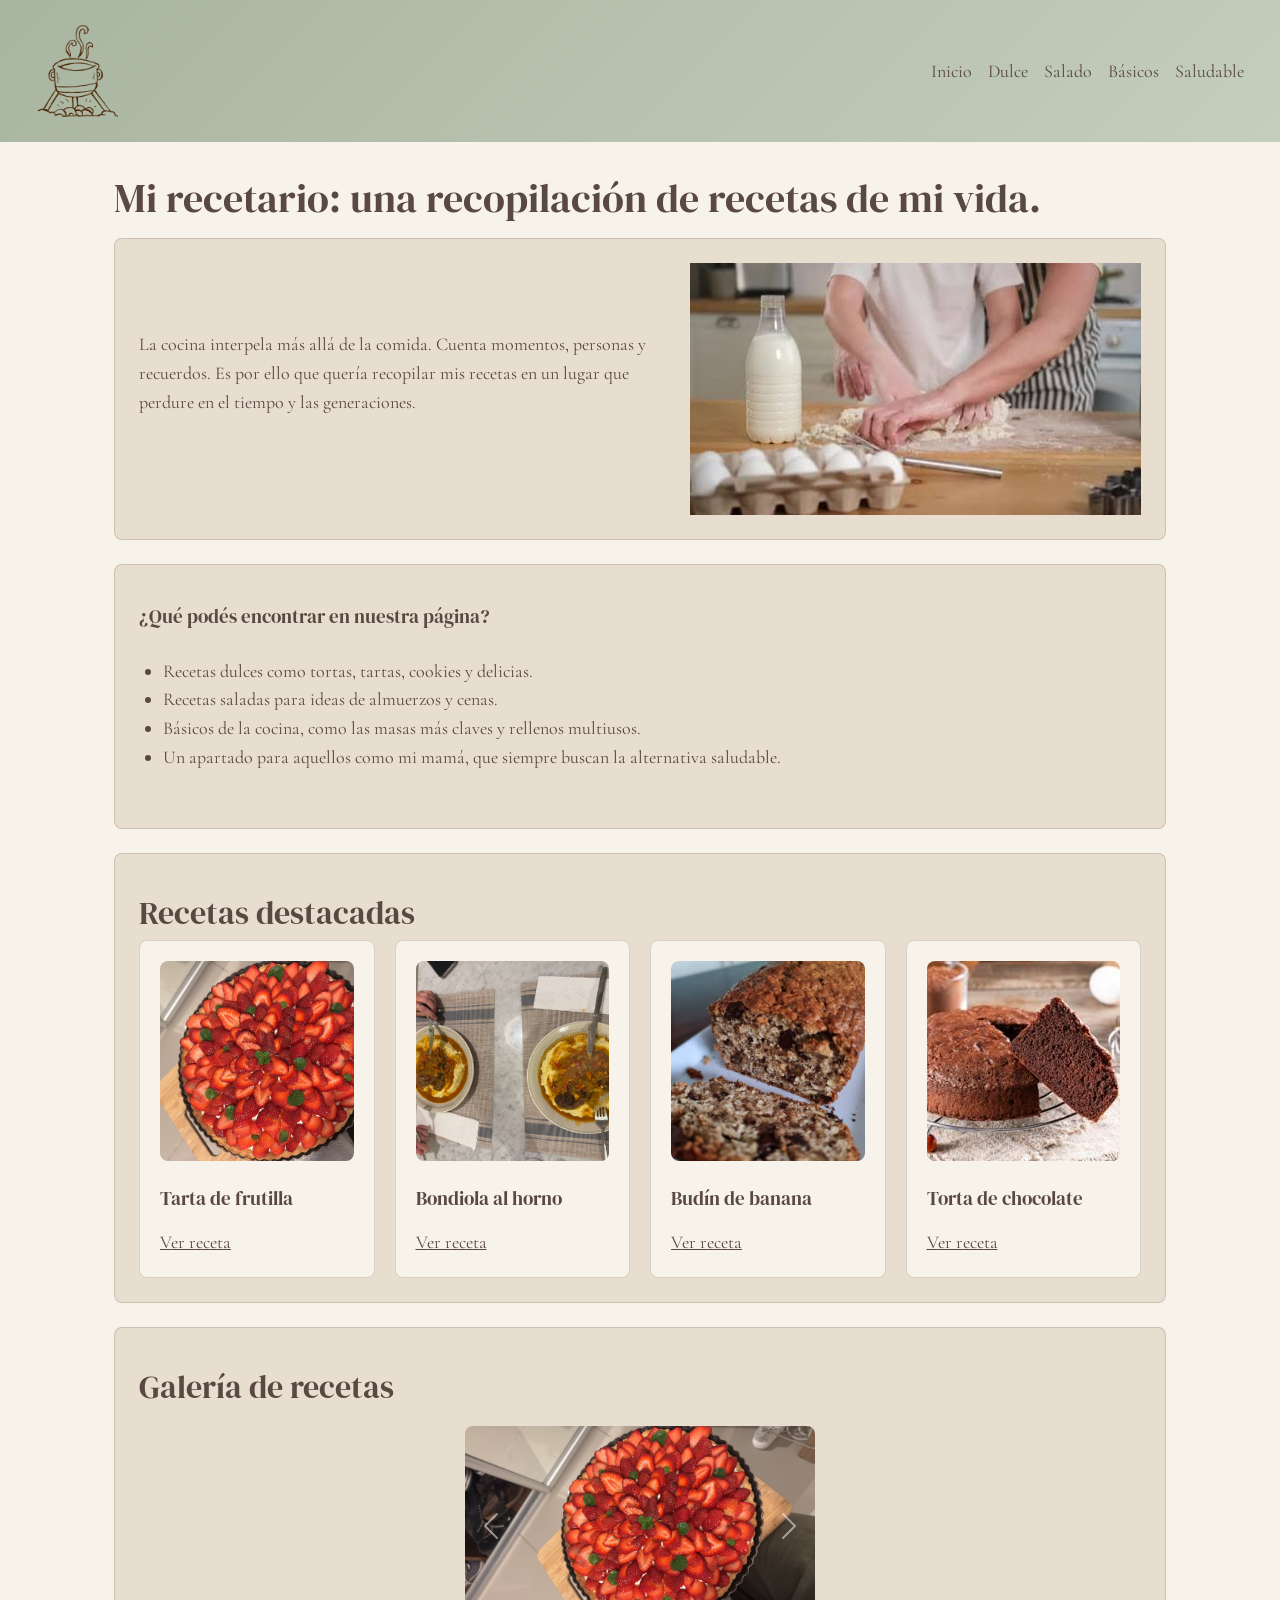
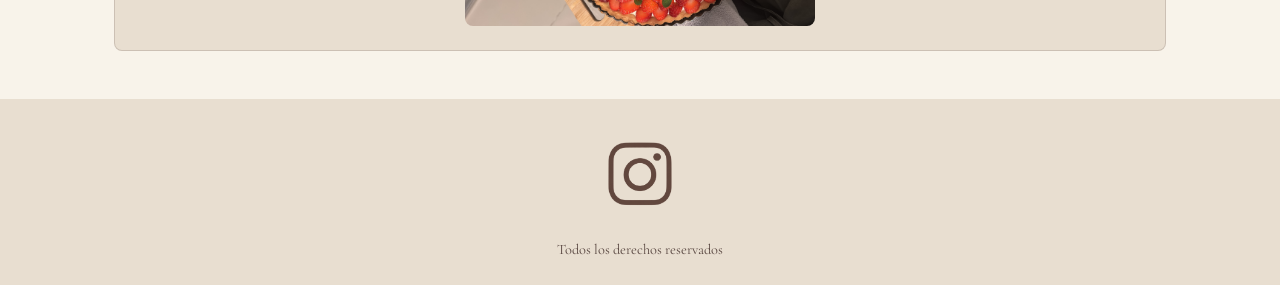
<file: index.html>
<!DOCTYPE html>
<html lang="es">

<head>
    <meta charset="UTF-8">
    <meta name="viewport" content="width=device-width, initial-scale=1.0">
    <title>Recetario | Inicio</title>

    <!-- Bootstrap CSS -->
    <link
        href="https://cdn.jsdelivr.net/npm/bootstrap@5.3.8/dist/css/bootstrap.min.css"
        rel="stylesheet">
    
    <link rel="stylesheet" href="./styles/styles.css">
</head>

<body class="texto-general">

    <header class="encabezado-principal">
         <nav class="navbar navbar-expand-lg navbar-recetario">

        <div class="container-fluid">

            <!-- Logo -->
            <a class="navbar-brand" href="./index.html">
                <img
                    class="foto-logo"
                    src="./imagenes/logo.webp"
                    alt="Logo de Mi Recetario">
            </a>

            <!-- Botón hamburguesa -->
            <button
                class="navbar-toggler"
                type="button"
                data-bs-toggle="collapse"
                data-bs-target="#menuRecetario"
                aria-controls="menuRecetario"
                aria-expanded="false"
                aria-label="Abrir menú">

                <span class="navbar-toggler-icon"></span>

            </button>

            <!-- Enlaces de navegación -->
            <div class="collapse navbar-collapse" id="menuRecetario">

                <ul class="navbar-nav ms-auto">

                    <li class="nav-item">
                        <a class="nav-link" href="./index.html" aria-current="page">
                            Inicio
                        </a>
                    </li>

                    <li class="nav-item">
                        <a class="nav-link" href="./pages/dulce.html">
                            Dulce
                        </a>
                    </li>

                    <li class="nav-item">
                        <a class="nav-link" href="./pages/salado.html">
                            Salado
                        </a>
                    </li>

                    <li class="nav-item">
                        <a class="nav-link" href="./pages/basicos.html">
                            Básicos
                        </a>
                    </li>

                    <li class="nav-item">
                        <a class="nav-link" href="./pages/saludable.html">
                            Saludable
                        </a>
                    </li>

                </ul>

            </div>

        </div>

    </nav>

    </header>

    <main class="contenido-principal">

        <h1 class="titulo-principal">
            Mi recetario: una recopilación de recetas de mi vida.
        </h1>

        <section class="seccion-presentacion">

            <article class="articulo-presentacion">
                <p class="parrafo-receta">
                    La cocina interpela más allá de la comida. Cuenta momentos,
                    personas y recuerdos. Es por ello que quería recopilar mis
                    recetas en un lugar que perdure en el tiempo y las generaciones.
                </p>
            </article>

            <img
                class="imagen-presentacion"
                src="./imagenes/familia-cocina.jpg"
                alt="Imagen de un adulto y un niño cocinando juntos">

        </section>


        <section class="seccion-informativa">

            <h2 class="subtitulo-receta">
                ¿Qué podés encontrar en nuestra página?
            </h2>

            <article class="articulo-informativo">
                <ul class="lista-categorias">
                    <li>Recetas dulces como tortas, tartas, cookies y delicias.</li>
                    <li>Recetas saladas para ideas de almuerzos y cenas.</li>
                    <li>Básicos de la cocina, como las masas más claves y rellenos multiusos.</li>
                    <li>Un apartado para aquellos como mi mamá, que siempre buscan la alternativa saludable.</li>
                </ul>
            </article>

        </section>

        <section class="seccion-destacadas">

            <h2 class="subtitulo-categoria">Recetas destacadas</h2>

            <div class="grilla-recetas">

                <article class="tarjeta-receta tarjeta-frutilla">
                    <img class="imagen-general foto-receta"
                        src="./imagenes/tarta_fr_1.JPG"
                        alt="Tarta de frutilla">

                    <h3 class="subtitulo-receta">Tarta de frutilla</h3>

                    <a class="enlace-receta" href="./pages/dulce.html#tarta-frutilla">
                        Ver receta
                    </a>
                </article>

                <article class="tarjeta-receta tarjeta-bondiola">
                    <img class="imagen-general foto-receta"
                        src="./imagenes/bondiola.JPG"
                        alt="Bondiola al horno">

                    <h3 class="subtitulo-receta">Bondiola al horno</h3>

                    <a class="enlace-receta" href="./pages/salado.html#bondiola">
                        Ver receta
                    </a>
                </article>

                <article class="tarjeta-receta tarjeta-budin">
                    <img class="imagen-general foto-receta"
                        src="./imagenes/budin_banana.jpg"
                        alt="Budín de banana">

                    <h3 class="subtitulo-receta">Budín de banana</h3>

                    <a class="enlace-receta" href="./pages/saludable.html#budin-banana">
                        Ver receta
                    </a>
                </article>

                <article class="tarjeta-receta tarjeta-chocolate">
                    <img class="imagen-general foto-receta"
                        src="./imagenes/torta_ch.jpg"
                        alt="Torta de chocolate">

                    <h3 class="subtitulo-receta">Torta de chocolate</h3>

                    <a class="enlace-receta" href="./pages/dulce.html#torta-chocolate">
                        Ver receta
                    </a>
                </article>

            </div>

        </section>


        <!-- BOOTSTRAP -->

        <section class="seccion-destacadas">

            <h2 class="subtitulo-categoria">
                Galería de recetas
            </h2>

            <div
                id="carouselRecetas"
                class="carousel slide"
                data-bs-ride="carousel">

            
                <div class="carousel-inner">

                    <div class="carousel-item active">
                        <img src="./imagenes/tarta_fr_1.JPG"
                            class="d-block w-100"
                            alt="Tarta de frutilla">
                    </div>

                    <div class="carousel-item">
                        <img src="./imagenes/torta_ch.jpg"
                            class="d-block w-100"
                            alt="Torta de chocolate">
                    </div>

                    <div class="carousel-item">
                        <img src="./imagenes/bondiola.JPG"
                            class="d-block w-100"
                            alt="Bondiola al horno">
                    </div>

                    <div class="carousel-item">
                        <img src="./imagenes/tarta-zuchini.png"
                            class="d-block w-100"
                            alt="Tarta de zucchini">
                    </div>

                    <div class="carousel-item">
                        <img src="./imagenes/budin_banana.jpg"
                            class="d-block w-100"
                            alt="Budín de banana">
                    </div>

                    <div class="carousel-item">
                        <img src="./imagenes/galletas_arroz.jpg"
                            class="d-block w-100"
                            alt="Galletas de arroz">
                    </div>

                    <div class="carousel-item">
                        <img src="./imagenes/masa_sablee.jpg"
                            class="d-block w-100"
                            alt="Masa sablée">
                    </div>

                    <div class="carousel-item">
                        <img src="./imagenes/pastelera.jpg"
                            class="d-block w-100"
                            alt="Crema pastelera">
                    </div>

                </div>

                <button
                    class="carousel-control-prev"
                    type="button"
                    data-bs-target="#carouselRecetas"
                    data-bs-slide="prev">

                    <span
                        class="carousel-control-prev-icon"
                        aria-hidden="true">
                    </span>

                    <span class="visually-hidden">
                        Anterior
                    </span>

                </button>

                <button
                    class="carousel-control-next"
                    type="button"
                    data-bs-target="#carouselRecetas"
                    data-bs-slide="next">

                    <span
                        class="carousel-control-next-icon"
                        aria-hidden="true">
                    </span>

                    <span class="visually-hidden">
                        Siguiente
                    </span>

                </button>

            </div>

        </section>

    </main>

    <footer class="pie-pagina">

        <ul class="lista-redes">
            <li> <a href="https://www.instagram.com/maggiealmiron_?utm_source=ig_web_button_share_sheet&stkn=ZDNlZDc0MzIxNw=="
                target="_blank"
                rel="noopener noreferrer">
                 <img class="foto-logo" src="./imagenes/instagram.png" alt="Logo de Instagram">
                </a>
            </li>
        </ul>

        <p class="texto-pie">Todos los derechos reservados</p>

    </footer>

<script src="https://cdn.jsdelivr.net/npm/bootstrap@5.3.8/dist/js/bootstrap.bundle.min.js"></script>
</body>

</html>
</file>
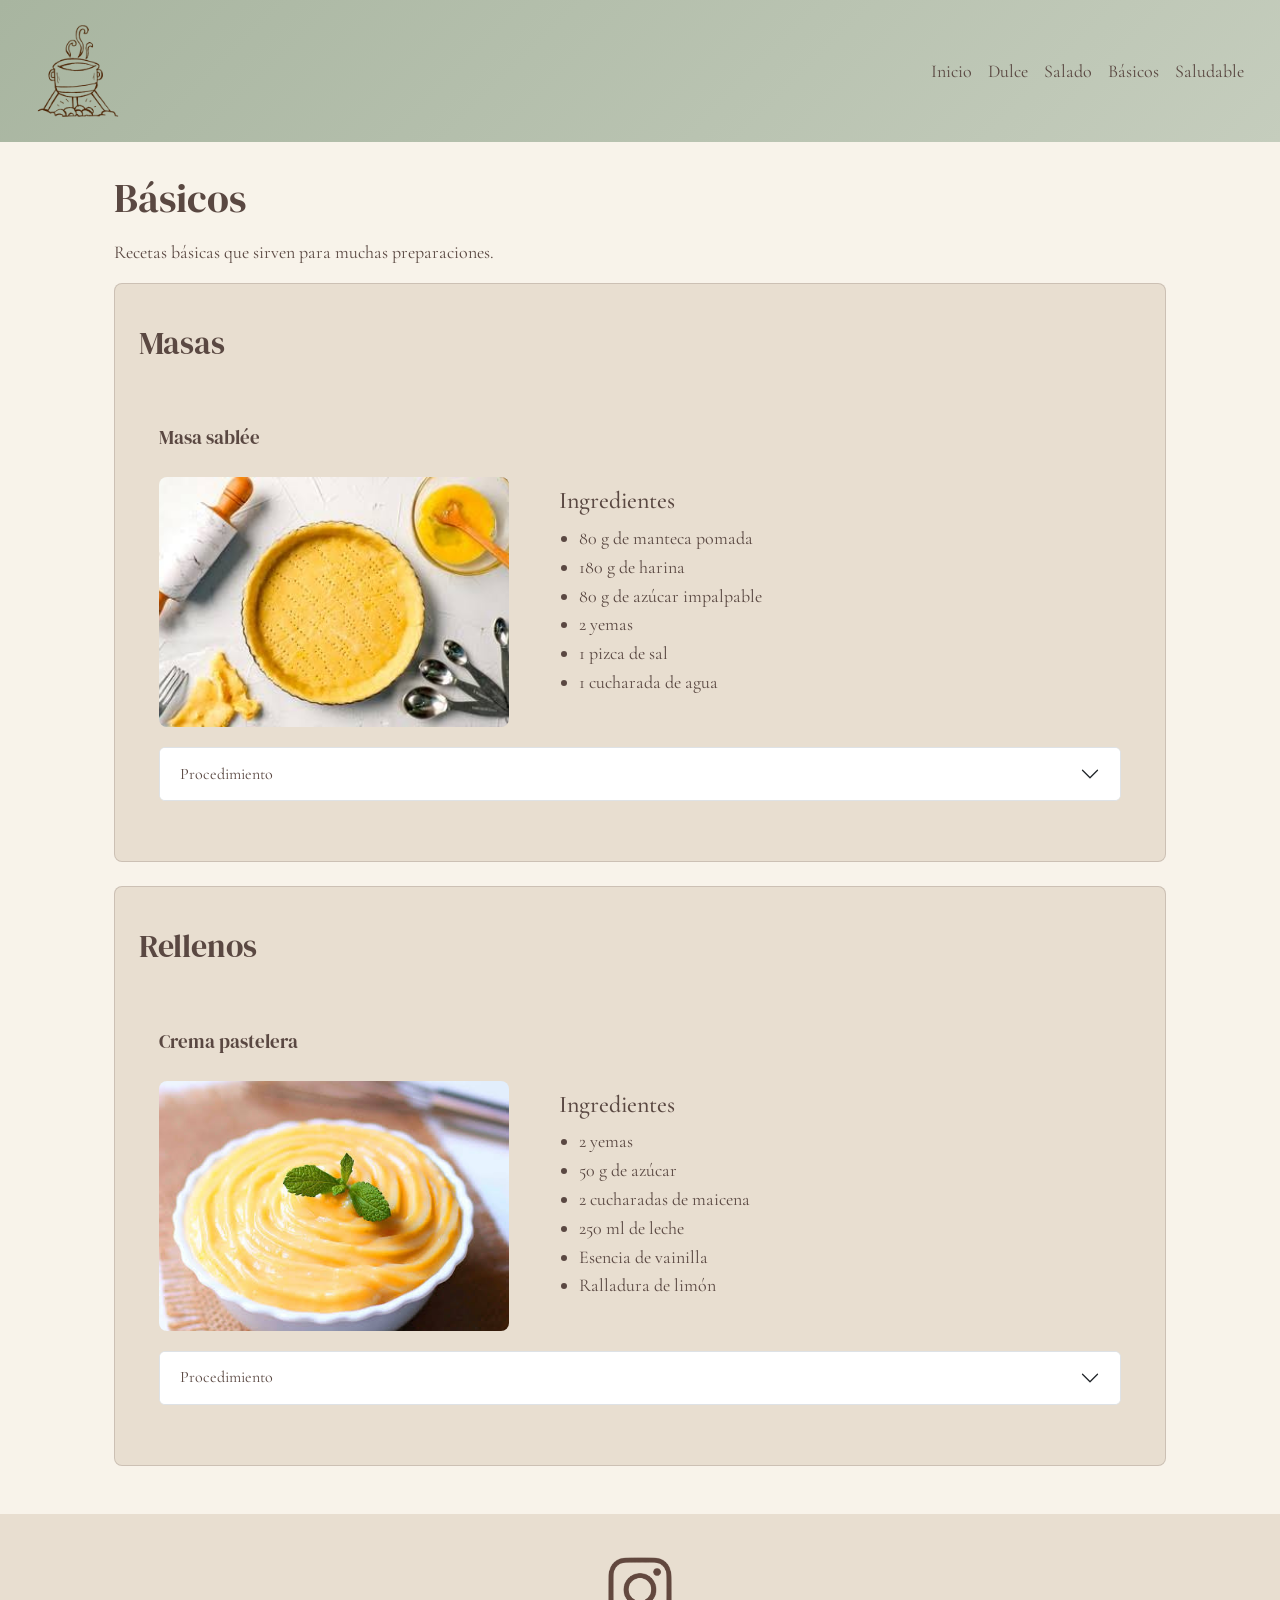
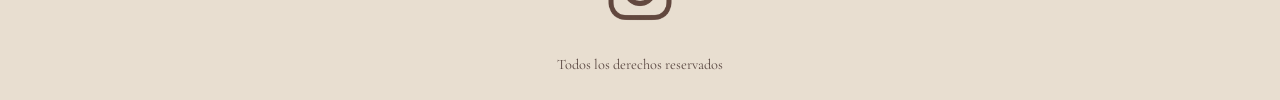
<file: pages/basicos.html>
<!DOCTYPE html>
<html lang="es">

<head>
    <meta charset="UTF-8">
    <meta name="viewport" content="width=device-width, initial-scale=1.0">
    <title>Recetario | Básicos</title>

    <!-- Bootstrap CSS -->
    <link
        href="https://cdn.jsdelivr.net/npm/bootstrap@5.3.8/dist/css/bootstrap.min.css"
        rel="stylesheet">

    <!-- Nuestros estilos -->
    <link rel="stylesheet" href="../styles/styles.css">
</head>

<body class="texto-general">

    <!-- ENCABEZADO -->
    <header class="encabezado-principal">

        <nav class="navbar navbar-expand-lg navbar-recetario">

            <div class="container-fluid">

                <!-- Logo -->
                <a class="navbar-brand" href="../index.html">
                    <img
                        class="foto-logo"
                        src="../imagenes/logo.webp"
                        alt="Logo de Mi Recetario">
                </a>

                <!-- Botón hamburguesa -->
                <button
                    class="navbar-toggler"
                    type="button"
                    data-bs-toggle="collapse"
                    data-bs-target="#menuRecetario"
                    aria-controls="menuRecetario"
                    aria-expanded="false"
                    aria-label="Abrir menú">

                    <span class="navbar-toggler-icon"></span>

                </button>

                <!-- Enlaces -->
                <div
                    class="collapse navbar-collapse"
                    id="menuRecetario">

                    <ul class="navbar-nav ms-auto">

                        <li class="nav-item">
                            <a class="nav-link" href="../index.html">
                                Inicio
                            </a>
                        </li>

                        <li class="nav-item">
                            <a class="nav-link" href="dulce.html">
                                Dulce
                            </a>
                        </li>

                        <li class="nav-item">
                            <a class="nav-link" href="salado.html">
                                Salado
                            </a>
                        </li>

                        <li class="nav-item">
                            <a
                                class="nav-link"
                                href="basicos.html"
                                aria-current="page">
                                Básicos
                            </a>
                        </li>

                        <li class="nav-item">
                            <a class="nav-link" href="saludable.html">
                                Saludable
                            </a>
                        </li>

                    </ul>

                </div>

            </div>

        </nav>

    </header>

    <!-- CONTENIDO PRINCIPAL -->
    <main class="contenido-principal">

        <h1 class="titulo-principal">Básicos</h1>

        <p class="parrafo-receta">
            Recetas básicas que sirven para muchas preparaciones.
        </p>


        <!-- CATEGORÍA: MASAS -->
        <section class="seccion-receta">

            <h2 class="subtitulo-categoria">Masas</h2>

            <!-- RECETA: MASA SABLÉE -->
            <article class="articulo-informativo articulo-basicos">

                <h3 class="subtitulo-receta" id="masa-sablee">
                    Masa sablée
                </h3>

                <!-- Imagen e ingredientes -->
                <div class="contenedor-ingredientes">

                    <img
                        class="foto-receta imagen-general"
                        src="../imagenes/masa_sablee.jpg"
                        alt="Foto de una tartera con masa sablée estirada por encima.">

                    <div class="lista-ingredientes">

                        <h4>Ingredientes</h4>

                        <ul>
                            <li>80 g de manteca pomada</li>
                            <li>180 g de harina</li>
                            <li>80 g de azúcar impalpable</li>
                            <li>2 yemas</li>
                            <li>1 pizca de sal</li>
                            <li>1 cucharada de agua</li>
                        </ul>

                    </div>

                </div>

                <!-- Acordeón: Procedimiento de Masa sablée -->
                <div class="contenedor-procedimiento">

                    <div class="accordion" id="acordeonSablee">

                        <div class="accordion-item">

                            <h4
                                class="accordion-header"
                                id="tituloSablee">

                                <button
                                    class="accordion-button collapsed"
                                    type="button"
                                    data-bs-toggle="collapse"
                                    data-bs-target="#procedimientoSablee"
                                    aria-expanded="false"
                                    aria-controls="procedimientoSablee">

                                    Procedimiento

                                </button>

                            </h4>

                            <div
                                id="procedimientoSablee"
                                class="accordion-collapse collapse"
                                aria-labelledby="tituloSablee"
                                data-bs-parent="#acordeonSablee">

                                <div class="accordion-body">

                                    <ol>
                                        <li>Colocar todos los ingredientes en un bowl.</li>
                                        <li>Amasar hasta obtener una masa homogénea. Si es necesario, agregar un poco más de harina.</li>
                                        <li>Enfriar la masa en la heladera durante 30 minutos.</li>
                                    </ol>

                                </div>

                            </div>

                        </div>

                    </div>

                </div>

            </article>

        </section>


        <!-- CATEGORÍA: RELLENOS -->
        <section class="seccion-receta">

            <h2 class="subtitulo-categoria">Rellenos</h2>

            <!-- RECETA: CREMA PASTELERA -->
            <article class="articulo-informativo articulo-basicos">

                <h3 class="subtitulo-receta" id="crema-pastelera">
                    Crema pastelera
                </h3>

                <!-- Imagen e ingredientes -->
                <div class="contenedor-ingredientes">

                    <img
                        class="foto-receta imagen-general"
                        src="../imagenes/pastelera.jpg"
                        alt="Foto de un bowl con crema pastelera.">

                    <div class="lista-ingredientes">

                        <h4>Ingredientes</h4>

                        <ul>
                            <li>2 yemas</li>
                            <li>50 g de azúcar</li>
                            <li>2 cucharadas de maicena</li>
                            <li>250 ml de leche</li>
                            <li>Esencia de vainilla</li>
                            <li>Ralladura de limón</li>
                        </ul>

                    </div>

                </div>

                <!-- Acordeón: Procedimiento de Crema pastelera -->
                <div class="contenedor-procedimiento">

                    <div class="accordion" id="acordeonPastelera">

                        <div class="accordion-item">

                            <h4
                                class="accordion-header"
                                id="tituloPastelera">

                                <button
                                    class="accordion-button collapsed"
                                    type="button"
                                    data-bs-toggle="collapse"
                                    data-bs-target="#procedimientoPastelera"
                                    aria-expanded="false"
                                    aria-controls="procedimientoPastelera">

                                    Procedimiento

                                </button>

                            </h4>

                            <div
                                id="procedimientoPastelera"
                                class="accordion-collapse collapse"
                                aria-labelledby="tituloPastelera"
                                data-bs-parent="#acordeonPastelera">

                                <div class="accordion-body">

                                    <ol>
                                        <li>Fuera del fuego, en una cacerola, mezclar las yemas con el azúcar utilizando un batidor de globo.</li>
                                        <li>Agregar la maicena y mezclar bien.</li>
                                        <li>Incorporar por último la leche y continuar mezclando.</li>
                                        <li>Llevar la preparación a fuego medio y mezclar constantemente con el batidor de globo hasta que espese.</li>
                                        <li>Cuando espese, agregar la esencia de vainilla y la ralladura de limón.</li>
                                        <li>Retirar del fuego cuando alcance la consistencia deseada.</li>
                                    </ol>

                                </div>

                            </div>

                        </div>

                    </div>

                </div>

            </article>

        </section>

    </main>


    <!-- PIE DE PÁGINA -->
    <footer class="pie-pagina">

        <ul class="lista-redes">
            <li>
                <a
                    href="https://www.instagram.com/maggiealmiron_/"
                    target="_blank"
                    rel="noopener noreferrer">

                    <img
                        class="foto-logo"
                        src="../imagenes/instagram.png"
                        alt="Logo de Instagram">

                </a>
            </li>
        </ul>

        <p class="texto-pie">Todos los derechos reservados</p>

    </footer>

    <!-- Bootstrap JavaScript -->
    <script
        src="https://cdn.jsdelivr.net/npm/bootstrap@5.3.8/dist/js/bootstrap.bundle.min.js">
    </script>

</body>
</html>
</file>
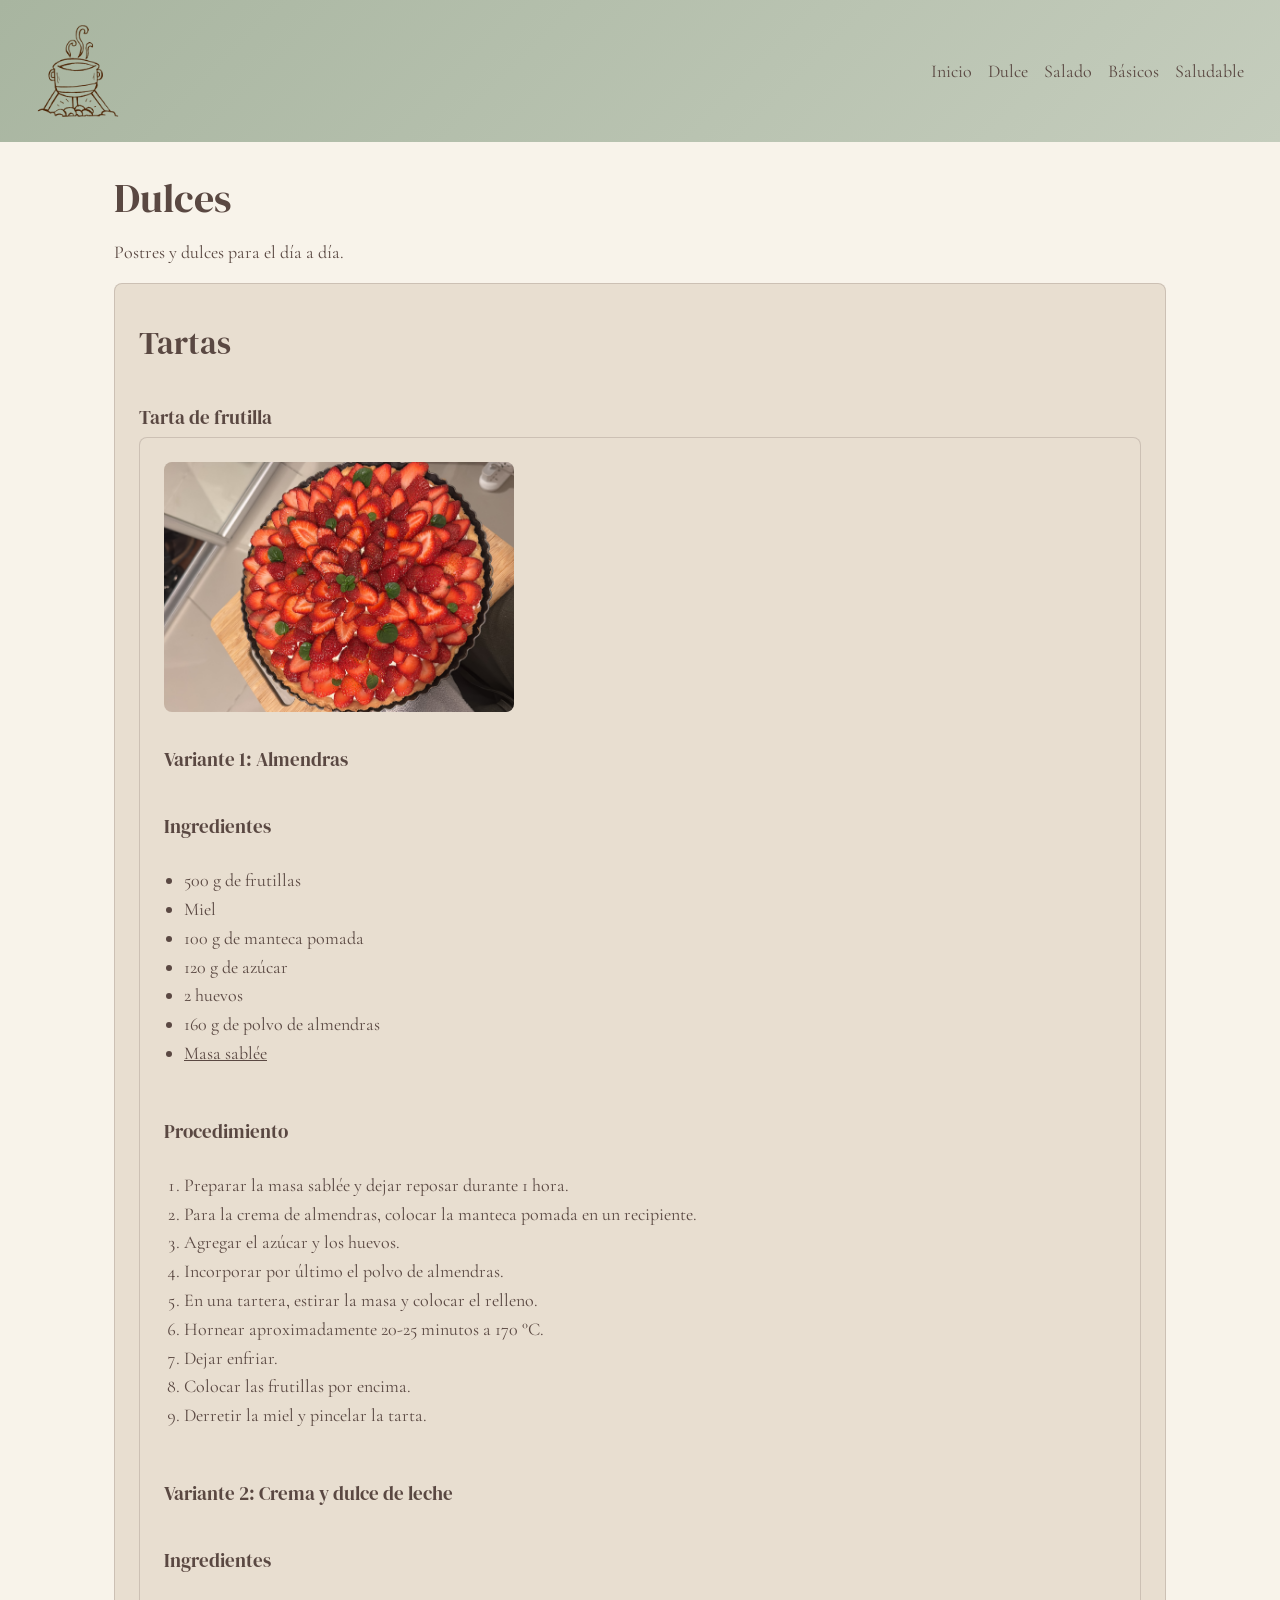
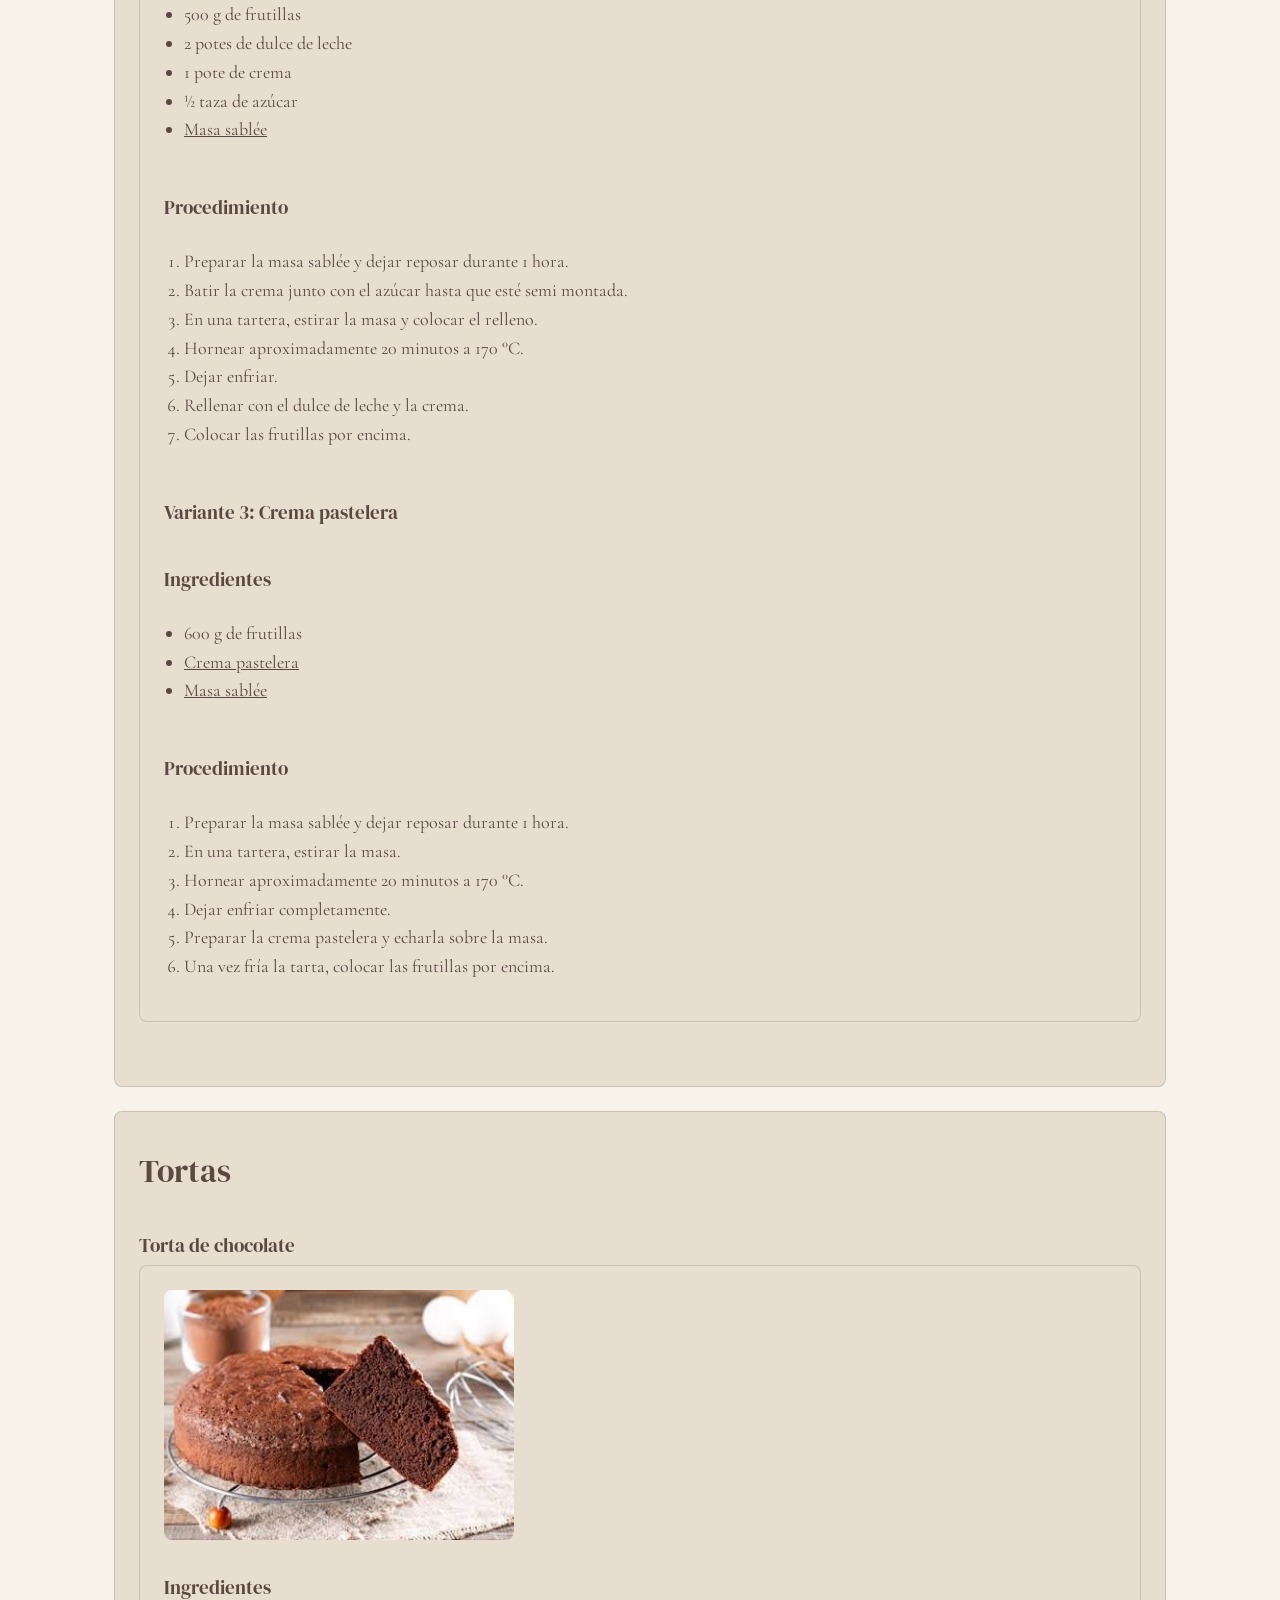
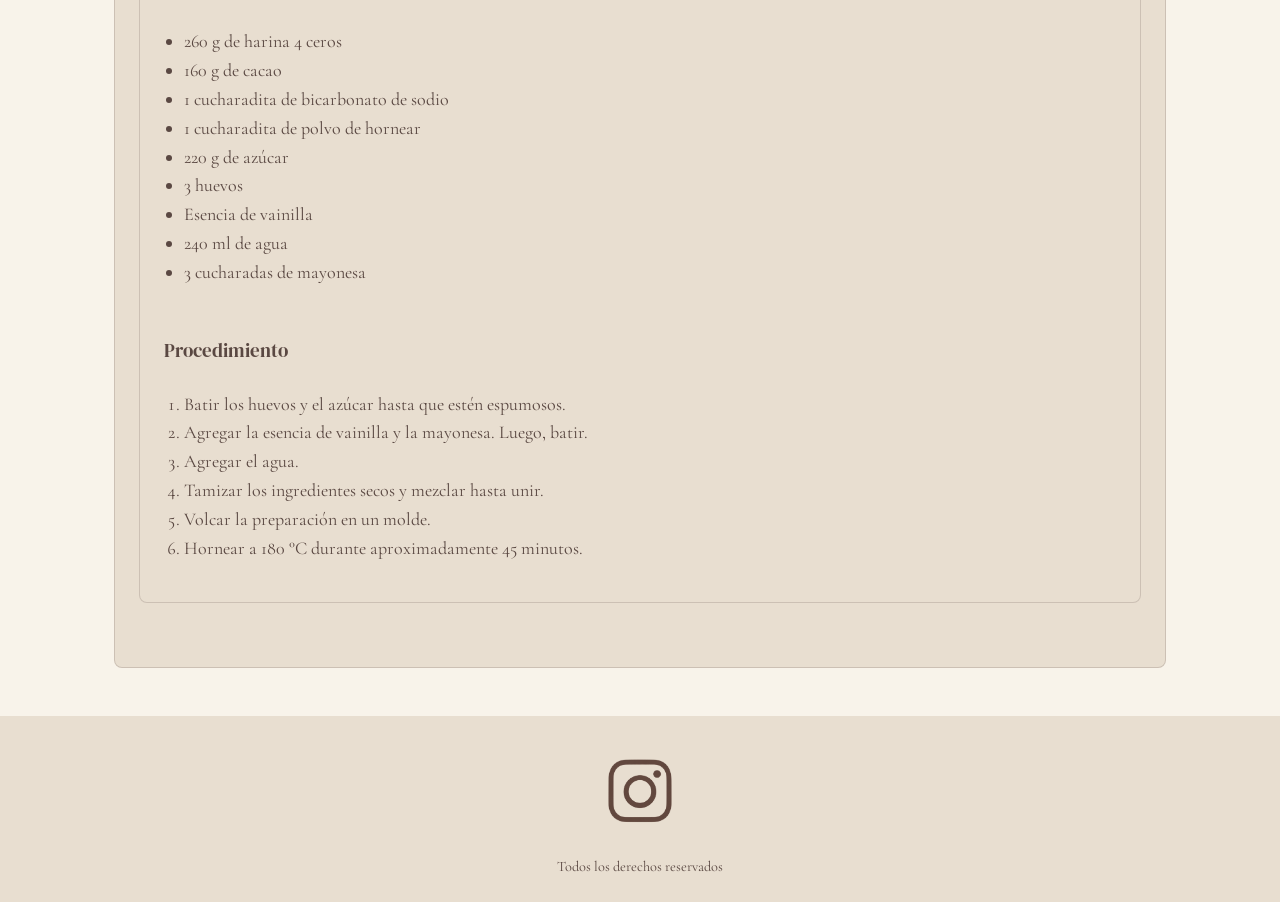
<file: pages/dulce.html>
<!DOCTYPE html>
<html lang="es">
<head>
    <meta charset="UTF-8">
    <meta name="viewport" content="width=device-width, initial-scale=1.0">
    <title>Recetario | Dulce</title>

    <!-- Bootstrap CSS -->
<link
    href="https://cdn.jsdelivr.net/npm/bootstrap@5.3.8/dist/css/bootstrap.min.css"
    rel="stylesheet">

    <link rel="stylesheet" href="../styles/styles.css">
</head>

<body class="texto-general">
    
<header class="encabezado-principal">

    <nav class="navbar navbar-expand-lg navbar-recetario">

        <div class="container-fluid">

            <!-- Logo -->
            <a class="navbar-brand" href="../index.html">
                <img
                    class="foto-logo"
                    src="../imagenes/logo.webp"
                    alt="Logo de Mi Recetario">
            </a>

            <!-- Botón hamburguesa -->
            <button
                class="navbar-toggler"
                type="button"
                data-bs-toggle="collapse"
                data-bs-target="#menuRecetario"
                aria-controls="menuRecetario"
                aria-expanded="false"
                aria-label="Abrir menú">

                <span class="navbar-toggler-icon"></span>

            </button>

            <!-- Enlaces -->
            <div class="collapse navbar-collapse" id="menuRecetario">

                <ul class="navbar-nav ms-auto">

                    <li class="nav-item">
                        <a class="nav-link" href="../index.html">
                            Inicio
                        </a>
                    </li>

                    <li class="nav-item">
                        <a class="nav-link" href="dulce.html" aria-current="page">
                            Dulce
                        </a>
                    </li>

                    <li class="nav-item">
                        <a class="nav-link" href="salado.html">
                            Salado
                        </a>
                    </li>

                    <li class="nav-item">
                        <a class="nav-link" href="basicos.html">
                            Básicos
                        </a>
                    </li>

                    <li class="nav-item">
                        <a class="nav-link" href="saludable.html">
                            Saludable
                        </a>
                    </li>

                </ul>

            </div>

        </div>

    </nav>

</header>

    <main class="contenido-principal">
        <h1 class="titulo-principal">Dulces</h1>
        <p class="parrafo-receta">Postres y dulces para el día a día.</p>

        <section class="seccion-receta">
            <h2 class="subtitulo-categoria">Tartas</h2>

            <article class="articulo-informativo">
                <h3 class="subtitulo-receta" id="tarta-frutilla">Tarta de frutilla</h3>

                <section class="seccion-receta">
                    <img class="foto-receta imagen-general" src="../imagenes/tarta_fr_1.JPG" alt="Foto de una tarta de frutilla">

                    <h4 class="subtitulo-receta">Variante 1: Almendras</h4>
                    <h5 class="subtitulo-receta">Ingredientes</h5>
                    <ul>
                        <li>500 g de frutillas</li>
                        <li>Miel</li>
                        <li>100 g de manteca pomada</li>
                        <li>120 g de azúcar</li>
                        <li>2 huevos</li>
                        <li>160 g de polvo de almendras</li>
                        <li><a class="enlace-receta" href="basicos.html#masa-sablee">Masa sablée</a></li>
                    </ul>

                    <h4 class="subtitulo-receta">Procedimiento</h4>
                    <ol>
                        <li>Preparar la masa sablée y dejar reposar durante 1 hora.</li>
                        <li>Para la crema de almendras, colocar la manteca pomada en un recipiente.</li>
                        <li>Agregar el azúcar y los huevos.</li>
                        <li>Incorporar por último el polvo de almendras.</li>
                        <li>En una tartera, estirar la masa y colocar el relleno.</li>
                        <li>Hornear aproximadamente 20-25 minutos a 170 °C.</li>
                        <li>Dejar enfriar.</li>
                        <li>Colocar las frutillas por encima.</li>
                        <li>Derretir la miel y pincelar la tarta.</li>
                    </ol>

                    <h4 class="subtitulo-receta">Variante 2: Crema y dulce de leche</h4>
                    <h5 class="subtitulo-receta">Ingredientes</h5>
                    <ul>
                        <li>500 g de frutillas</li>
                        <li>2 potes de dulce de leche</li>
                        <li>1 pote de crema</li>
                        <li>½ taza de azúcar</li>
                        <li><a class="enlace-receta" href="basicos.html#masa-sablee">Masa sablée</a></li>
                    </ul>

                    <h4 class="subtitulo-receta">Procedimiento</h4>
                    <ol>
                        <li>Preparar la masa sablée y dejar reposar durante 1 hora.</li>
                        <li>Batir la crema junto con el azúcar hasta que esté semi montada.</li>
                        <li>En una tartera, estirar la masa y colocar el relleno.</li>
                        <li>Hornear aproximadamente 20 minutos a 170 °C.</li>
                        <li>Dejar enfriar.</li>
                        <li>Rellenar con el dulce de leche y la crema.</li>
                        <li>Colocar las frutillas por encima.</li>
                    </ol>

                    <h4 class="subtitulo-receta">Variante 3: Crema pastelera</h4>
                    <h5 class="subtitulo-receta">Ingredientes</h5>
                    <ul>
                        <li>600 g de frutillas</li>
                        <li><a class="enlace-receta" href="basicos.html#crema-pastelera">Crema pastelera</a></li>
                        <li><a class="enlace-receta" href="basicos.html#masa-sablee">Masa sablée</a></li>
                    </ul>

                    <h4 class="subtitulo-receta">Procedimiento</h4>
                    <ol>
                        <li>Preparar la masa sablée y dejar reposar durante 1 hora.</li>
                        <li>En una tartera, estirar la masa.</li>
                        <li>Hornear aproximadamente 20 minutos a 170 °C.</li>
                        <li>Dejar enfriar completamente.</li>
                        <li>Preparar la crema pastelera y echarla sobre la masa.</li>
                        <li>Una vez fría la tarta, colocar las frutillas por encima.</li>
                    </ol>
                </section>
            </article>
        </section>

        <section class="seccion-receta">
            <h2 class="subtitulo-categoria">Tortas</h2>

            <article class="articulo-informativo">
                <h3 class="subtitulo-receta" id="torta-chocolate">Torta de chocolate</h3>

                <section class="seccion-receta">
                    <img class="foto-receta imagen-general" src="../imagenes/torta_ch.jpg" alt="Foto de una torta de chocolate">

                    <h4 class="subtitulo-receta">Ingredientes</h4>
                    <ul>
                        <li>260 g de harina 4 ceros</li>
                        <li>160 g de cacao</li>
                        <li>1 cucharadita de bicarbonato de sodio</li>
                        <li>1 cucharadita de polvo de hornear</li>
                        <li>220 g de azúcar</li>
                        <li>3 huevos</li>
                        <li>Esencia de vainilla</li>
                        <li>240 ml de agua</li>
                        <li>3 cucharadas de mayonesa</li>
                    </ul>

                    <h4 class="subtitulo-receta">Procedimiento</h4>
                    <ol>
                        <li>Batir los huevos y el azúcar hasta que estén espumosos.</li>
                        <li>Agregar la esencia de vainilla y la mayonesa. Luego, batir.</li>
                        <li>Agregar el agua.</li>
                        <li>Tamizar los ingredientes secos y mezclar hasta unir.</li>
                        <li>Volcar la preparación en un molde.</li>
                        <li>Hornear a 180 °C durante aproximadamente 45 minutos.</li>
                    </ol>
                </section>
            </article>
        </section>
    </main>

    <footer class="pie-pagina">
        <ul class="lista-redes">
            <li>
                <a href="https://www.instagram.com/maggiealmiron_?utm_source=ig_web_button_share_sheet&stkn=ZDNlZDc0MzIxNw==" target="_blank" rel="noopener noreferrer">
                    <img class= "foto-logo" src="../imagenes/instagram.png" alt="Logo de Instagram">
                </a>
            </li>
        </ul>

        <p class="texto-pie">Todos los derechos reservados</p>
    </footer>

     <!-- Bootstrap JavaScript -->
    <script src="https://cdn.jsdelivr.net/npm/bootstrap@5.3.8/dist/js/bootstrap.bundle.min.js"></script>

</body>
</html>
</file>
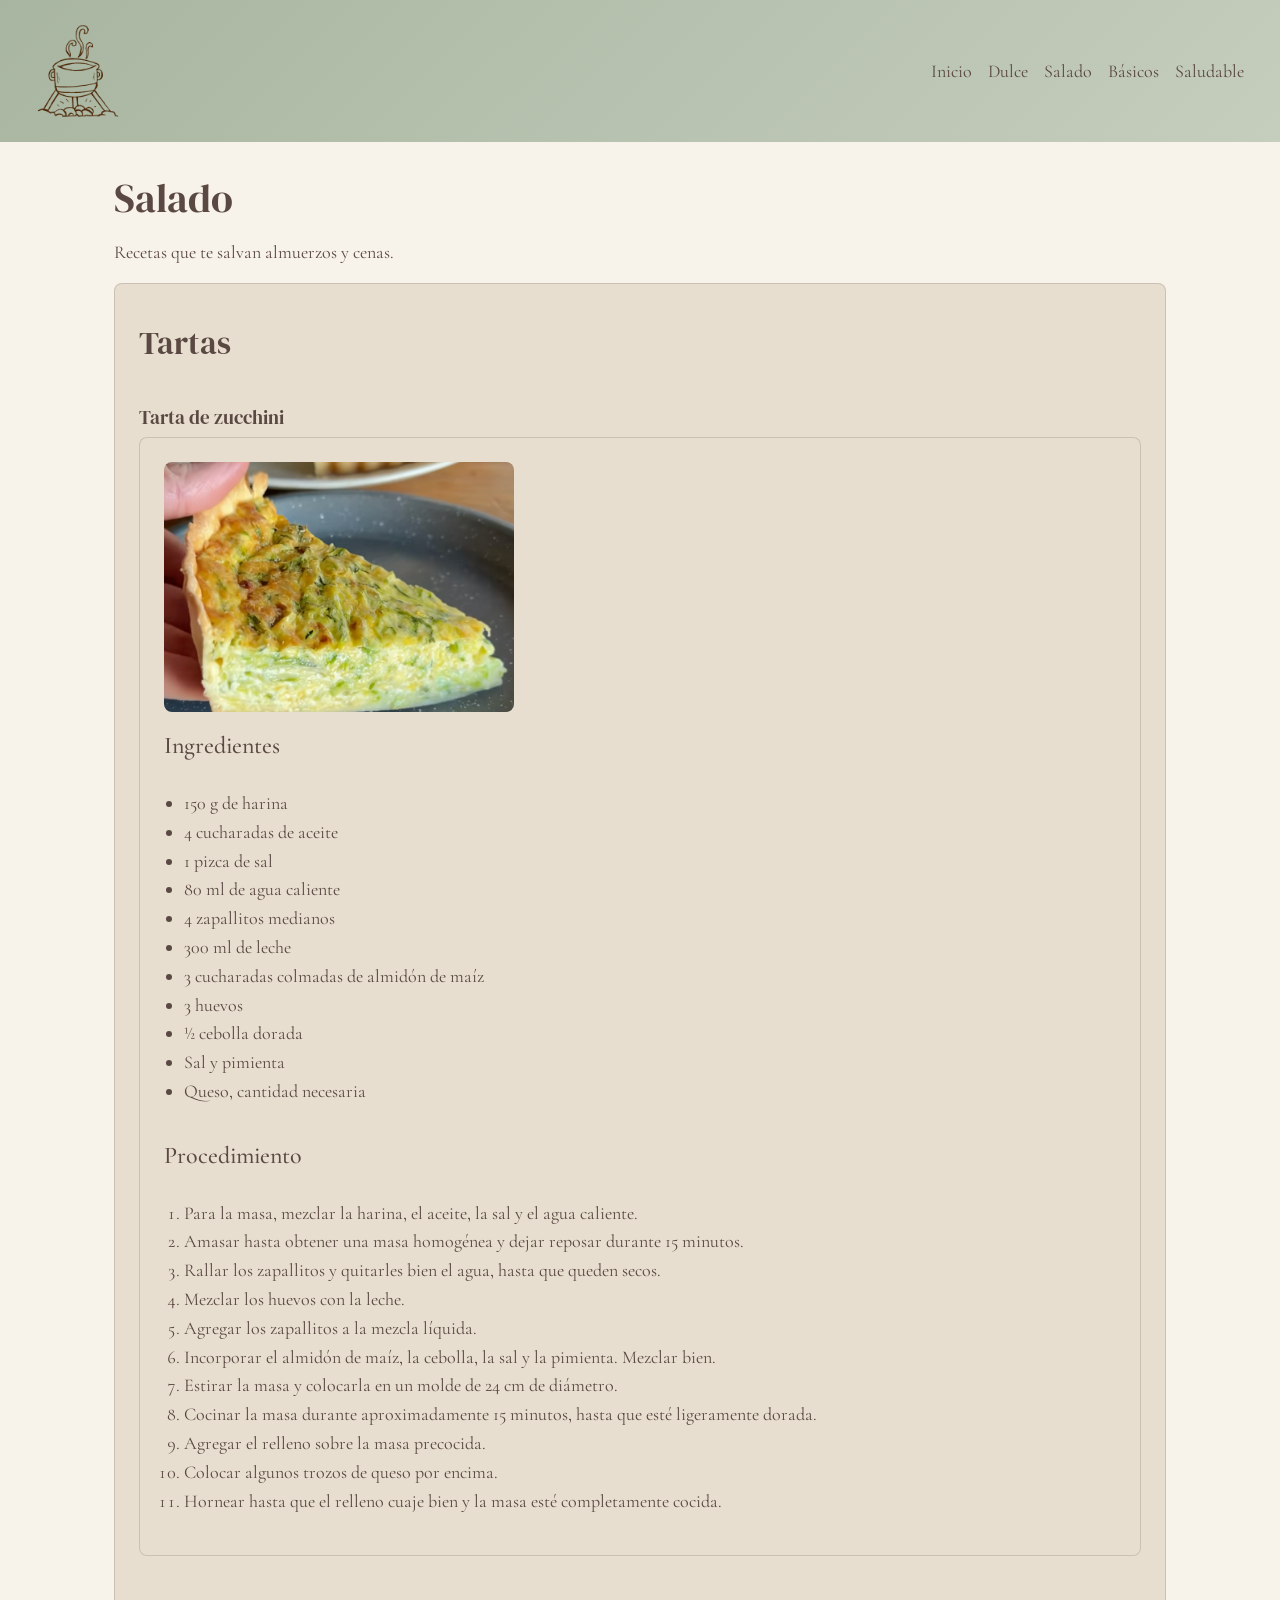
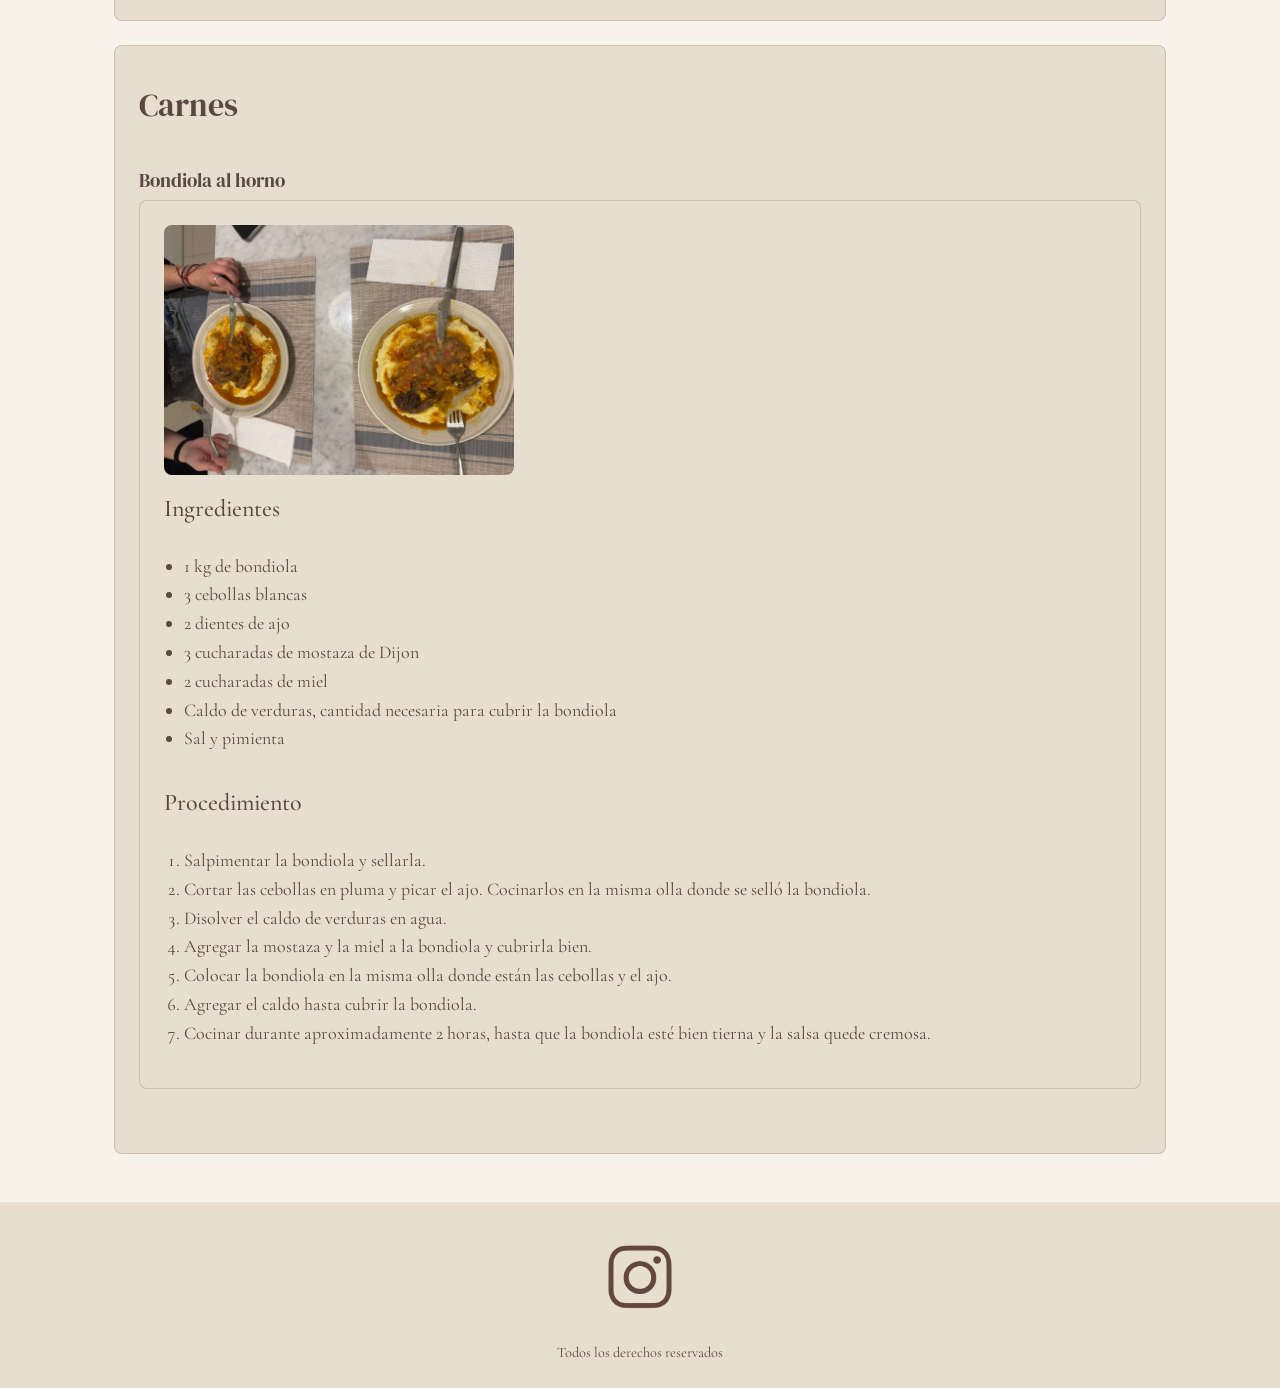
<file: pages/salado.html>
<!DOCTYPE html>
<html lang="es">
<head>
    <meta charset="UTF-8">
    <meta name="viewport" content="width=device-width, initial-scale=1.0">
    <title>Recetario | Salado</title>

    <!-- Bootstrap CSS -->
<link
    href="https://cdn.jsdelivr.net/npm/bootstrap@5.3.8/dist/css/bootstrap.min.css"
    rel="stylesheet">

<link rel="stylesheet" href="../styles/styles.css">
</head>

<body class="texto-general">
    

<header class="encabezado-principal">

    <nav class="navbar navbar-expand-lg navbar-recetario">

        <div class="container-fluid">

            <!-- Logo -->
            <a class="navbar-brand" href="../index.html">
                <img
                    class="foto-logo"
                    src="../imagenes/logo.webp"
                    alt="Logo de Mi Recetario">
            </a>

            <!-- Botón hamburguesa -->
            <button
                class="navbar-toggler"
                type="button"
                data-bs-toggle="collapse"
                data-bs-target="#menuRecetario"
                aria-controls="menuRecetario"
                aria-expanded="false"
                aria-label="Abrir menú">

                <span class="navbar-toggler-icon"></span>

            </button>

            <!-- Enlaces -->
            <div class="collapse navbar-collapse" id="menuRecetario">

                <ul class="navbar-nav ms-auto">

                    <li class="nav-item">
                        <a class="nav-link" href="../index.html">
                            Inicio
                        </a>
                    </li>

                    <li class="nav-item">
                        <a class="nav-link" href="dulce.html">
                            Dulce
                        </a>
                    </li>

                    <li class="nav-item">
                        <a class="nav-link" href="salado.html" aria-current="page">
                            Salado
                        </a>
                    </li>

                    <li class="nav-item">
                        <a class="nav-link" href="basicos.html">
                            Básicos
                        </a>
                    </li>

                    <li class="nav-item">
                        <a class="nav-link" href="saludable.html">
                            Saludable
                        </a>
                    </li>

                </ul>

            </div>

        </div>

    </nav>

</header>


    <main class="contenido-principal">
        <h1 class="titulo-principal">Salado</h1>
        <p class="parrafo-receta">Recetas que te salvan almuerzos y cenas.</p>

        <section class="seccion-receta">
            <h2 class="subtitulo-categoria">Tartas</h2>

            <article class="articulo-informativo">
                <h3 class="subtitulo-receta">Tarta de zucchini</h3>

                <section class="seccion-receta">
                    <img class="foto-receta imagen-general" src="../imagenes/tarta-zuchini.png" alt="Foto de una tarta de zucchini">

                    <h4>Ingredientes</h4>
                    <ul>
                        <li>150 g de harina</li>
                        <li>4 cucharadas de aceite</li>
                        <li>1 pizca de sal</li>
                        <li>80 ml de agua caliente</li>
                        <li>4 zapallitos medianos</li>
                        <li>300 ml de leche</li>
                        <li>3 cucharadas colmadas de almidón de maíz</li>
                        <li>3 huevos</li>
                        <li>½ cebolla dorada</li>
                        <li>Sal y pimienta</li>
                        <li>Queso, cantidad necesaria</li>
                    </ul>

                    <h4>Procedimiento</h4>
                    <ol>
                        <li>Para la masa, mezclar la harina, el aceite, la sal y el agua caliente.</li>
                        <li>Amasar hasta obtener una masa homogénea y dejar reposar durante 15 minutos.</li>
                        <li>Rallar los zapallitos y quitarles bien el agua, hasta que queden secos.</li>
                        <li>Mezclar los huevos con la leche.</li>
                        <li>Agregar los zapallitos a la mezcla líquida.</li>
                        <li>Incorporar el almidón de maíz, la cebolla, la sal y la pimienta. Mezclar bien.</li>
                        <li>Estirar la masa y colocarla en un molde de 24 cm de diámetro.</li>
                        <li>Cocinar la masa durante aproximadamente 15 minutos, hasta que esté ligeramente dorada.</li>
                        <li>Agregar el relleno sobre la masa precocida.</li>
                        <li>Colocar algunos trozos de queso por encima.</li>
                        <li>Hornear hasta que el relleno cuaje bien y la masa esté completamente cocida.</li>
                    </ol>
                </section>
            </article>
        </section>

        <section class="seccion-receta">
            <h2 class="subtitulo-categoria">Carnes</h2>

            <article class="articulo-informativo">
                <h3 class="subtitulo-receta" id="bondiola">Bondiola al horno</h3>

                <section class="seccion-receta">
                    <img class="foto-receta imagen-general" src="../imagenes/bondiola.JPG" alt="Foto de unos platos con bondiola sobre un puré de papas">

                    <h4>Ingredientes</h4>
                    <ul>
                        <li>1 kg de bondiola</li>
                        <li>3 cebollas blancas</li>
                        <li>2 dientes de ajo</li>
                        <li>3 cucharadas de mostaza de Dijon</li>
                        <li>2 cucharadas de miel</li>
                        <li>Caldo de verduras, cantidad necesaria para cubrir la bondiola</li>
                        <li>Sal y pimienta</li>
                    </ul>

                    <h4>Procedimiento</h4>
                    <ol>
                        <li>Salpimentar la bondiola y sellarla.</li>
                        <li>Cortar las cebollas en pluma y picar el ajo. Cocinarlos en la misma olla donde se selló la bondiola.</li>
                        <li>Disolver el caldo de verduras en agua.</li>
                        <li>Agregar la mostaza y la miel a la bondiola y cubrirla bien.</li>
                        <li>Colocar la bondiola en la misma olla donde están las cebollas y el ajo.</li>
                        <li>Agregar el caldo hasta cubrir la bondiola.</li>
                        <li>Cocinar durante aproximadamente 2 horas, hasta que la bondiola esté bien tierna y la salsa quede cremosa.</li>
                    </ol>
                </section>
            </article>
        </section>
    </main>

   <footer class="pie-pagina">
        <ul class="lista-redes">
            <li>
                <a href="https://www.instagram.com/maggiealmiron_?utm_source=ig_web_button_share_sheet&stkn=ZDNlZDc0MzIxNw==" target="_blank" rel="noopener noreferrer">
                    <img class= "foto-logo" src="../imagenes/instagram.png" alt="Logo de Instagram">
                </a>
            </li>
        </ul>

        <p class="texto-pie">Todos los derechos reservados</p>
    </footer>
    
     <!-- Bootstrap JavaScript -->
    <script src="https://cdn.jsdelivr.net/npm/bootstrap@5.3.8/dist/js/bootstrap.bundle.min.js"></script>

</body>
</html>
</file>
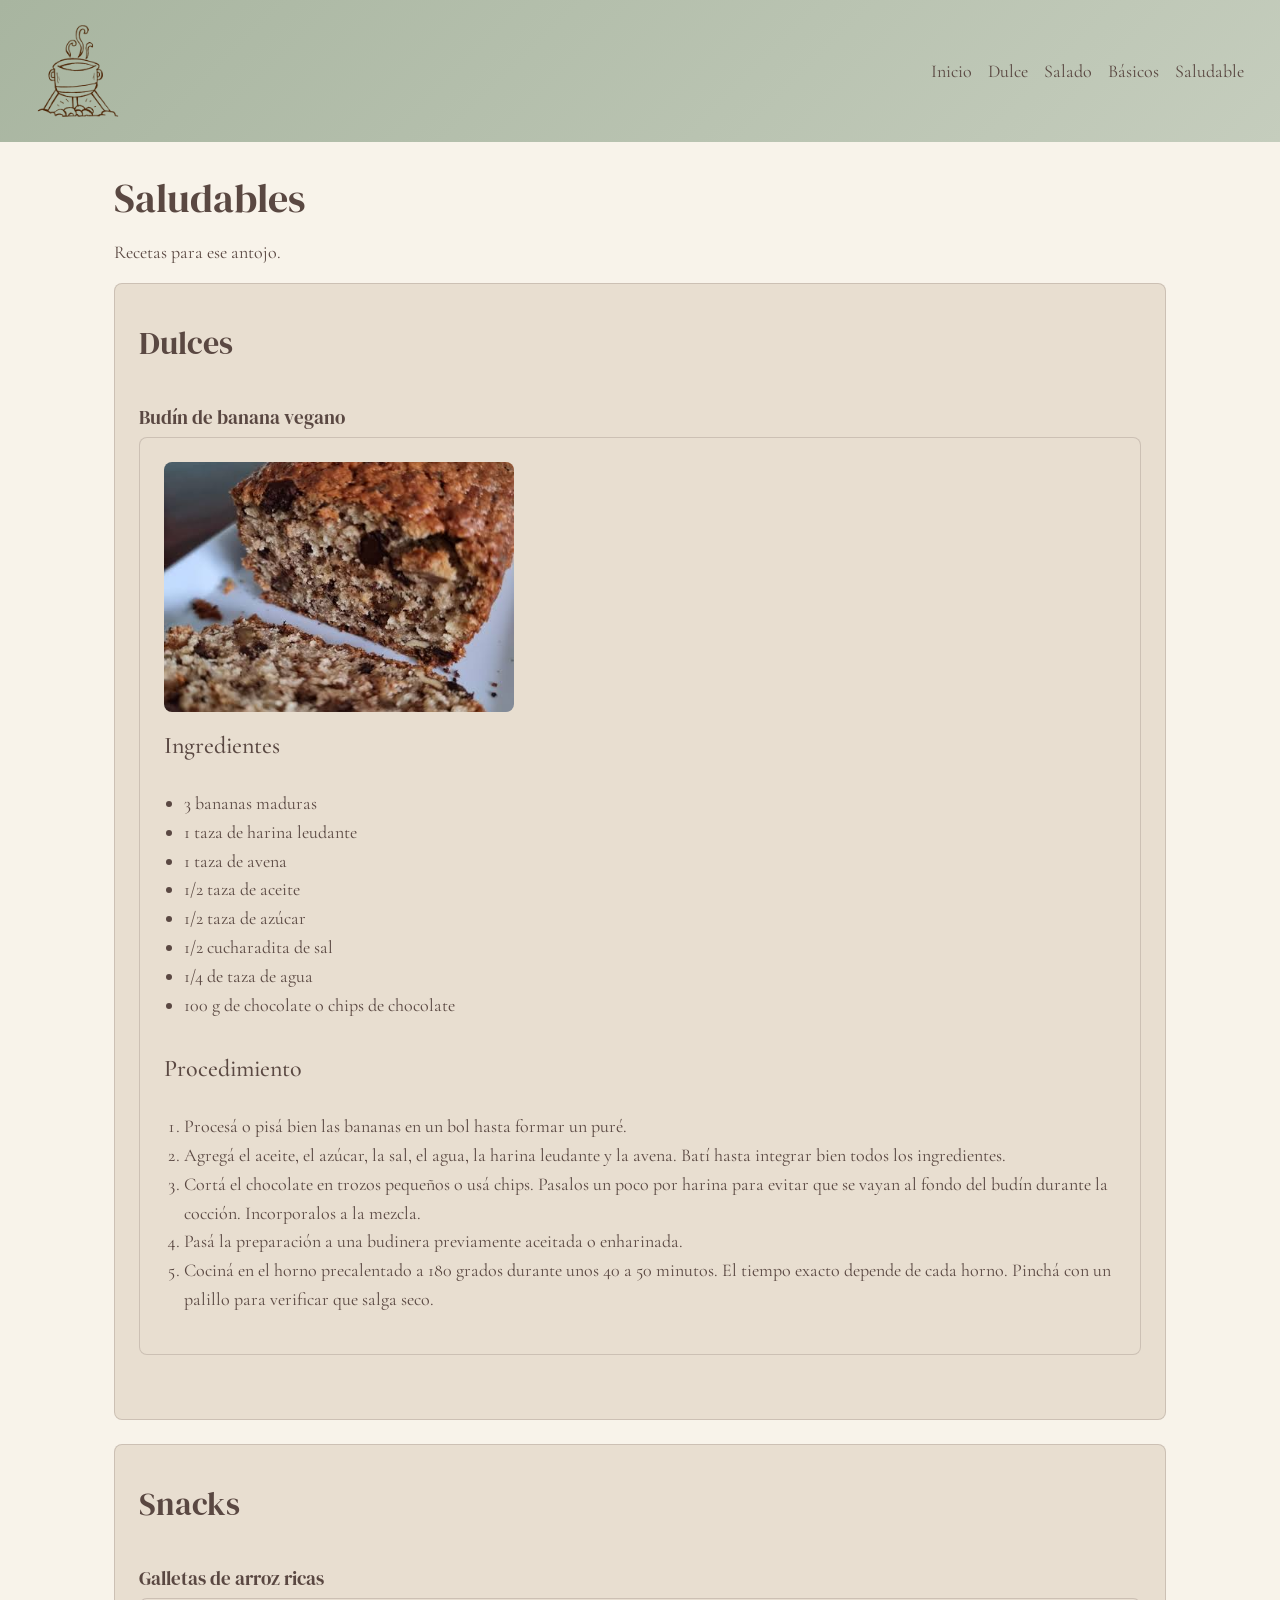
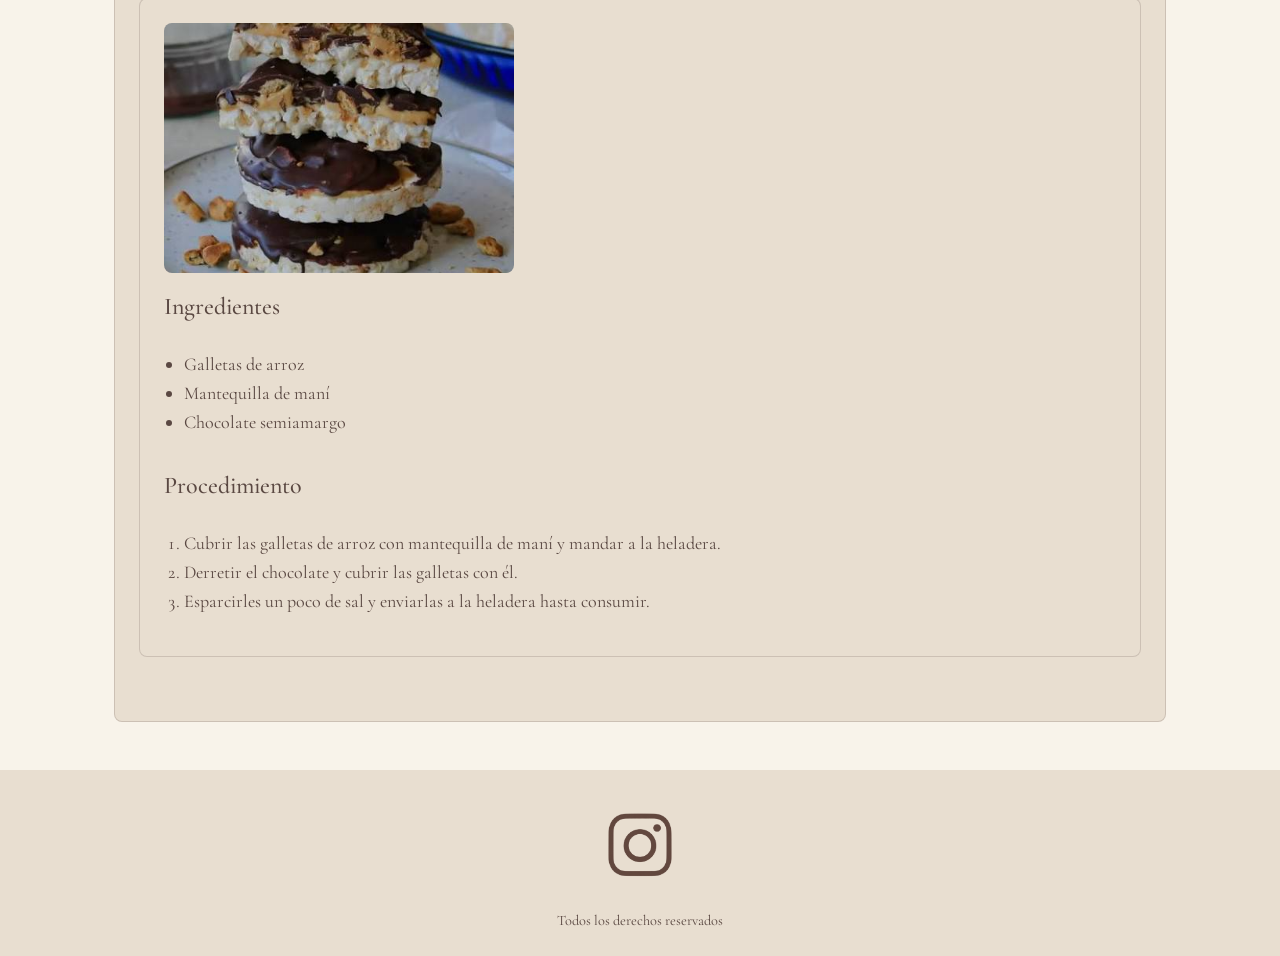
<file: pages/saludable.html>
<!DOCTYPE html>
<html lang="es">
<head>
    <meta charset="UTF-8">
    <meta name="viewport" content="width=device-width, initial-scale=1.0">
    <title>Recetario | Saludables</title>

    <!-- Bootstrap CSS -->
    <link
    href="https://cdn.jsdelivr.net/npm/bootstrap@5.3.8/dist/css/bootstrap.min.css"
    rel="stylesheet">

    <link rel="stylesheet" href="../styles/styles.css">
</head>

<body class="texto-general">
    
<header class="encabezado-principal">

    <nav class="navbar navbar-expand-lg navbar-recetario">

        <div class="container-fluid">

            <!-- Logo -->
            <a class="navbar-brand" href="../index.html">
                <img
                    class="foto-logo"
                    src="../imagenes/logo.webp"
                    alt="Logo de Mi Recetario">
            </a>

            <!-- Botón hamburguesa -->
            <button
                class="navbar-toggler"
                type="button"
                data-bs-toggle="collapse"
                data-bs-target="#menuRecetario"
                aria-controls="menuRecetario"
                aria-expanded="false"
                aria-label="Abrir menú">

                <span class="navbar-toggler-icon"></span>

            </button>

            <!-- Enlaces -->
            <div class="collapse navbar-collapse" id="menuRecetario">

                <ul class="navbar-nav ms-auto">

                    <li class="nav-item">
                        <a class="nav-link" href="../index.html">
                            Inicio
                        </a>
                    </li>

                    <li class="nav-item">
                        <a class="nav-link" href="dulce.html">
                            Dulce
                        </a>
                    </li>

                    <li class="nav-item">
                        <a class="nav-link" href="salado.html">
                            Salado
                        </a>
                    </li>

                    <li class="nav-item">
                        <a class="nav-link" href="basicos.html">
                            Básicos
                        </a>
                    </li>

                    <li class="nav-item">
                        <a
                            class="nav-link"
                            href="saludable.html"
                            aria-current="page">
                            Saludable
                        </a>
                    </li>

                </ul>

            </div>

        </div>

    </nav>

    </header>


    <main class="contenido-principal">
        <h1 class="titulo-principal">Saludables</h1>
        <p class="parrafo-receta">Recetas para ese antojo.</p>

        <section class="seccion-receta">
            <h2 class="subtitulo-categoria">Dulces</h2>

            <article class="articulo-informativo">
                <h3 class="subtitulo-receta" id="budin-banana">Budín de banana vegano</h3>

                <section class="seccion-receta">
                    <img class="foto-receta imagen-general" src="../imagenes/budin_banana.jpg" alt="Foto de un budín de banana.">

                    <h4>Ingredientes</h4>
                    <ul>
                        <li>3 bananas maduras</li>
                        <li>1 taza de harina leudante</li>
                        <li>1 taza de avena</li>
                        <li>1/2 taza de aceite</li>
                        <li>1/2 taza de azúcar</li>
                        <li>1/2 cucharadita de sal</li>
                        <li>1/4 de taza de agua</li>
                        <li>100 g de chocolate o chips de chocolate</li>
                    </ul>

                    <h4>Procedimiento</h4>
                    <ol>
                        <li>Procesá o pisá bien las bananas en un bol hasta formar un puré.</li>
                        <li>Agregá el aceite, el azúcar, la sal, el agua, la harina leudante y la avena. Batí hasta integrar bien todos los ingredientes.</li>
                        <li>Cortá el chocolate en trozos pequeños o usá chips. Pasalos un poco por harina para evitar que se vayan al fondo del budín durante la cocción. Incorporalos a la mezcla.</li>
                        <li>Pasá la preparación a una budinera previamente aceitada o enharinada.</li>
                        <li>Cociná en el horno precalentado a 180 grados durante unos 40 a 50 minutos. El tiempo exacto depende de cada horno. Pinchá con un palillo para verificar que salga seco.</li>
                    </ol>
                </section>
            </article>
        </section>

        <section class="seccion-receta">
            <h2 class="subtitulo-categoria">Snacks</h2>

            <article class="articulo-informativo">
                <h3 class="subtitulo-receta">Galletas de arroz ricas</h3>

                <section class="seccion-receta">
                    <img class="foto-receta imagen-general" src="../imagenes/galletas_arroz.jpg" alt="Foto de una pila de galletas de arroz con mantequilla de maní y chocolate.">

                    <h4>Ingredientes</h4>
                    <ul>
                        <li>Galletas de arroz</li>
                        <li>Mantequilla de maní</li>
                        <li>Chocolate semiamargo</li>
                    </ul>

                    <h4>Procedimiento</h4>
                    <ol>
                        <li>Cubrir las galletas de arroz con mantequilla de maní y mandar a la heladera.</li>
                        <li>Derretir el chocolate y cubrir las galletas con él.</li>
                        <li>Esparcirles un poco de sal y enviarlas a la heladera hasta consumir.</li>
                    </ol>
                </section>
            </article>
        </section>
    </main>

   <footer class="pie-pagina">
        <ul class="lista-redes">
            <li>
                <a href="https://www.instagram.com/maggiealmiron_?utm_source=ig_web_button_share_sheet&stkn=ZDNlZDc0MzIxNw==" target="_blank" rel="noopener noreferrer">
                    <img class= "foto-logo" src="../imagenes/instagram.png" alt="Logo de Instagram">
                </a>
            </li>
        </ul>

        <p class="texto-pie">Todos los derechos reservados</p>
    </footer>

    <!-- Bootstrap JavaScript -->
    <script src="https://cdn.jsdelivr.net/npm/bootstrap@5.3.8/dist/js/bootstrap.bundle.min.js"></script>
</body>
</html>
</file>
<file: styles/styles.css>
@import url('https://fonts.googleapis.com/css2?family=Cormorant+Garamond:ital,wght@0,300..700;1,300..700&family=DM+Serif+Display:ital@0;1&display=swap');


/* ==================================================
   1. CONFIGURACIÓN GENERAL
   ================================================== */

* {
    margin: 0;
    padding: 0;
    box-sizing: border-box;
}

:root {
    --bs-primary: #5A4842;

    --color-principal: #5A4842;
    --color-secundario: #A8B5A0;
    --color-fondo: #F8F3EA;
    --color-secciones: #E8DED0;
}


/* ==================================================
   2. TIPOGRAFÍA
   ================================================== */

.texto-general {
    font-family: 'Cormorant Garamond', sans-serif;
    font-size: 18px;
    line-height: 1.6;
    color: var(--color-principal);
    background-color: var(--color-fondo);
}

.titulo-principal {
    font-family: 'DM Serif Display', sans-serif;
    font-size: 2.5rem;
    line-height: 1.6;
}

.subtitulo-categoria {
    font-family: 'DM Serif Display', sans-serif;
    font-size: 2rem;
    margin-top: 1rem;
}

.subtitulo-receta {
    font-family: 'DM Serif Display', sans-serif;
    font-size: 1.2rem;
    margin-top: 1rem;
}

.parrafo-receta {
    font-weight: 400;
    margin-bottom: 1rem;
}


/* ==================================================
   3. HEADER Y NAVBAR DE BOOTSTRAP
   ================================================== */

.encabezado-principal {
    background: linear-gradient(135deg, #A8B5A0, #C5CDBD);
}

.navbar-recetario {
    width: 100%;
    padding: 1rem;
}

.navbar-recetario .navbar-toggler {
    transition: background-color 0.3s ease,
                transform 0.3s ease;
}

.navbar-recetario .navbar-toggler:hover {
    background-color: #C5CDBD;
}

.navbar-recetario .navbar-toggler:focus {
    outline: 2px solid #5A4842;
    outline-offset: 3px;
    box-shadow: none;
}

.navbar-recetario .navbar-toggler:active {
    background-color: #A8B5A0;
    transform: scale(0.95);
}

.navbar-recetario .nav-link {
    color: var(--color-principal);
    font-family: 'Cormorant Garamond', sans-serif;
    font-size: 18px;
    border-radius: 4px;
    padding: 10px 15px;

    transition: background-color 0.3s ease,
                color 0.3s ease;
}

.navbar-recetario .nav-link:hover {
    background-color: var(--color-principal);
    color: var(--color-fondo);
}

.navbar-recetario .nav-link:focus {
    background-color: var(--color-principal);
    color: var(--color-fondo);
    outline: 2px solid var(--color-fondo);
    outline-offset: 2px;
}

.navbar-recetario .nav-link:active {
    background-color: #354A32;
    color: #FFFFFF;
}


/* ==================================================
   4. CONTENIDO PRINCIPAL
   ================================================== */

.contenido-principal {
    max-width: 1100px;
    margin: 0 auto;
    padding: 1.5rem;
}


/* ==================================================
   5. SECCIONES Y ARTÍCULOS
   ================================================== */

.seccion-receta,
.seccion-presentacion,
.seccion-informativa,
.seccion-destacadas {
    background-color: var(--color-secciones);
    border: 1px solid rgba(90, 72, 66, 0.2);
    border-radius: 8px;
    padding: 1.5rem;
    margin-bottom: 1.5rem;
}

/* Presentación del index */

.seccion-presentacion {
    display: flex;
    flex-direction: column;
    align-items: center;
    gap: 20px;
}

/* Secciones de recetas */

.seccion-receta {
    display: flex;
    flex-direction: column;
    gap: 20px;
    min-width: 0;
}

.seccion-receta ul,
.seccion-receta ol {
    padding-left: 20px;
}

/* Información del index */

.seccion-informativa {
    display: flex;
    flex-direction: column;
    gap: 20px;
}

/* Artículos */

.articulo-presentacion,
.articulo-informativo {
    margin-bottom: 1rem;
}

.articulo-presentacion {
    width: 100%;
}

.articulo-informativo {
    min-width: 0;
}

/* Recetas de Básicos */

.articulo-basicos {
    display: flex;
    flex-direction: column;
    gap: 20px;
    padding: 20px;
}

.lista-categorias {
    padding-left: 1.5rem;
}

/* Ingredientes */

.contenedor-ingredientes {
    display: flex;
    flex-direction: column;
    align-items: stretch;
    gap: 20px;
}

.lista-ingredientes {
    width: 100%;
    padding: 10px 20px;
}

/* Procedimientos */

.contenedor-procedimiento {
    display: flex;
    flex-direction: column;
    gap: 15px;
}


/* ==================================================
   6. RECETAS DESTACADAS - CSS GRID
   ================================================== */

.grilla-recetas {
    display: grid;
    grid-template-columns: minmax(0, 1fr);

    grid-template-areas:
        "frutilla"
        "bondiola"
        "budin"
        "chocolate";

    gap: 20px;
}

.tarjeta-frutilla {
    grid-area: frutilla;
}

.tarjeta-bondiola {
    grid-area: bondiola;
}

.tarjeta-budin {
    grid-area: budin;
}

.tarjeta-chocolate {
    grid-area: chocolate;
}

/* Tarjetas */

.tarjeta-receta {
    padding: 20px;
    border: 1px solid rgba(90, 72, 66, 0.2);
    border-radius: 8px;
    background-color: var(--color-fondo);

    display: flex;
    flex-direction: column;
    gap: 10px;
    min-width: 0;

    transition: transform 0.3s ease,
                background-color 0.3s ease;
}

.tarjeta-receta:hover {
    transform: translateY(-5px);
    background-color: #F0E6D9;
}

.tarjeta-receta:focus-within {
    outline: 2px solid var(--color-principal);
    outline-offset: 3px;
}

.tarjeta-receta:has(.enlace-receta:active) {
    transform: translateY(-2px);
}


/* ==================================================
   7. IMÁGENES
   ================================================== */

.imagen-general {
    max-width: 100%;
    display: block;
}

/* Logo del encabezado */

.foto-logo {
    width: 100px;
    height: auto;
    flex-shrink: 0;
}

/* Imágenes individuales de las recetas */

.foto-receta {
    width: 100%;
    max-width: 350px;
    height: 250px;
    object-fit: cover;
    border-radius: 8px;
}


/* Fotografías de las tarjetas destacadas */

.tarjeta-receta .foto-receta {
    width: 100%;
    max-width: 100%;
    height: 200px;
    object-fit: cover;
}

/* Imagen de presentación del index */

.imagen-presentacion {
    width: 100%;
    max-width: 500px;
    height: auto;
}


/* ==================================================
   8. ENLACES Y PSEUDOCLASES
   ================================================== */

.enlace-receta {
    color: var(--color-principal);
    transition: color 0.3s ease;
}

.enlace-receta:hover {
    color: #354A32;
}

.enlace-receta:focus {
    outline: 2px solid var(--color-principal);
    outline-offset: 3px;
}

.enlace-receta:active {
    color: var(--color-secundario);
}


/* ==================================================
   9. FOOTER
   ================================================== */

.pie-pagina {
    background-color: var(--color-secciones);
    color: var(--color-principal);
    padding: 1.5rem;

    display: flex;
    flex-direction: column;
    align-items: center;
    gap: 15px;

    text-align: center;
}

.lista-redes {
    list-style: none;
    margin: 0;
    padding: 0;
}

.texto-pie {
    font-size: 0.9rem;
    margin: 0;
}


/* ==================================================
   10. CAROUSEL DE BOOTSTRAP
   ================================================== */

#carouselRecetas {
    max-width: 350px;
    margin: 20px auto 0;
}

#carouselRecetas .carousel-item img {
    width: 100%;
    height: 200px;
    object-fit: cover;
    border-radius: 8px;
}

/* Botones del carousel */

.carousel-control-prev,
.carousel-control-next {
    transition: opacity 0.3s ease,
                background-color 0.3s ease;
}

.carousel-control-prev:hover,
.carousel-control-next:hover {
    background-color: rgba(90, 72, 66, 0.25);
}

.carousel-control-prev:focus,
.carousel-control-next:focus {
    outline: 2px solid var(--color-principal);
    outline-offset: 2px;
}

.carousel-control-prev:active,
.carousel-control-next:active {
    background-color: rgba(90, 72, 66, 0.5);
}


/* ==================================================
   11. ACORDEONES DE BOOTSTRAP
   ================================================== */

.accordion {
    --bs-accordion-active-bg: var(--color-secundario);
    --bs-accordion-active-color: var(--color-principal);
    --bs-accordion-btn-focus-box-shadow: 0 0 0 3px #A8B5A0;
}

.accordion-button {
    color: var(--color-principal);

    transition: background-color 0.3s ease,
                color 0.3s ease;
}

.accordion-button:hover {
    background-color: #C5CDBD;
}

.accordion-button:focus {
    outline: 2px solid var(--color-principal);
}

.accordion-button:active {
    background-color: var(--color-secundario);
}


/* ==================================================
   12. MEDIA QUERIES
   ================================================== */

/* TABLET: DESDE 768px */

@media (min-width: 768px) {

    .grilla-recetas {
        grid-template-columns: repeat(2, minmax(0, 1fr));

        grid-template-areas:
            "frutilla bondiola"
            "budin chocolate";
    }

}


/* DESKTOP: DESDE 1024px */

@media (min-width: 1024px) {

    .grilla-recetas {
        grid-template-columns: repeat(4, minmax(0, 1fr));

        grid-template-areas:
            "frutilla bondiola budin chocolate";
    }

    .seccion-presentacion {
        flex-direction: row;
        align-items: center;
    }

    .articulo-presentacion {
        flex: 1;
        min-width: 0;
    }

    .imagen-presentacion {
        width: 45%;
    }

    .contenedor-ingredientes {
        flex-direction: row;
        align-items: flex-start;
        gap: 30px;
    }

    .contenedor-ingredientes .foto-receta {
        width: 350px;
        max-width: 100%;
    }

    .lista-ingredientes {
        flex: 1;
        min-width: 0;
    }

}
</file>
